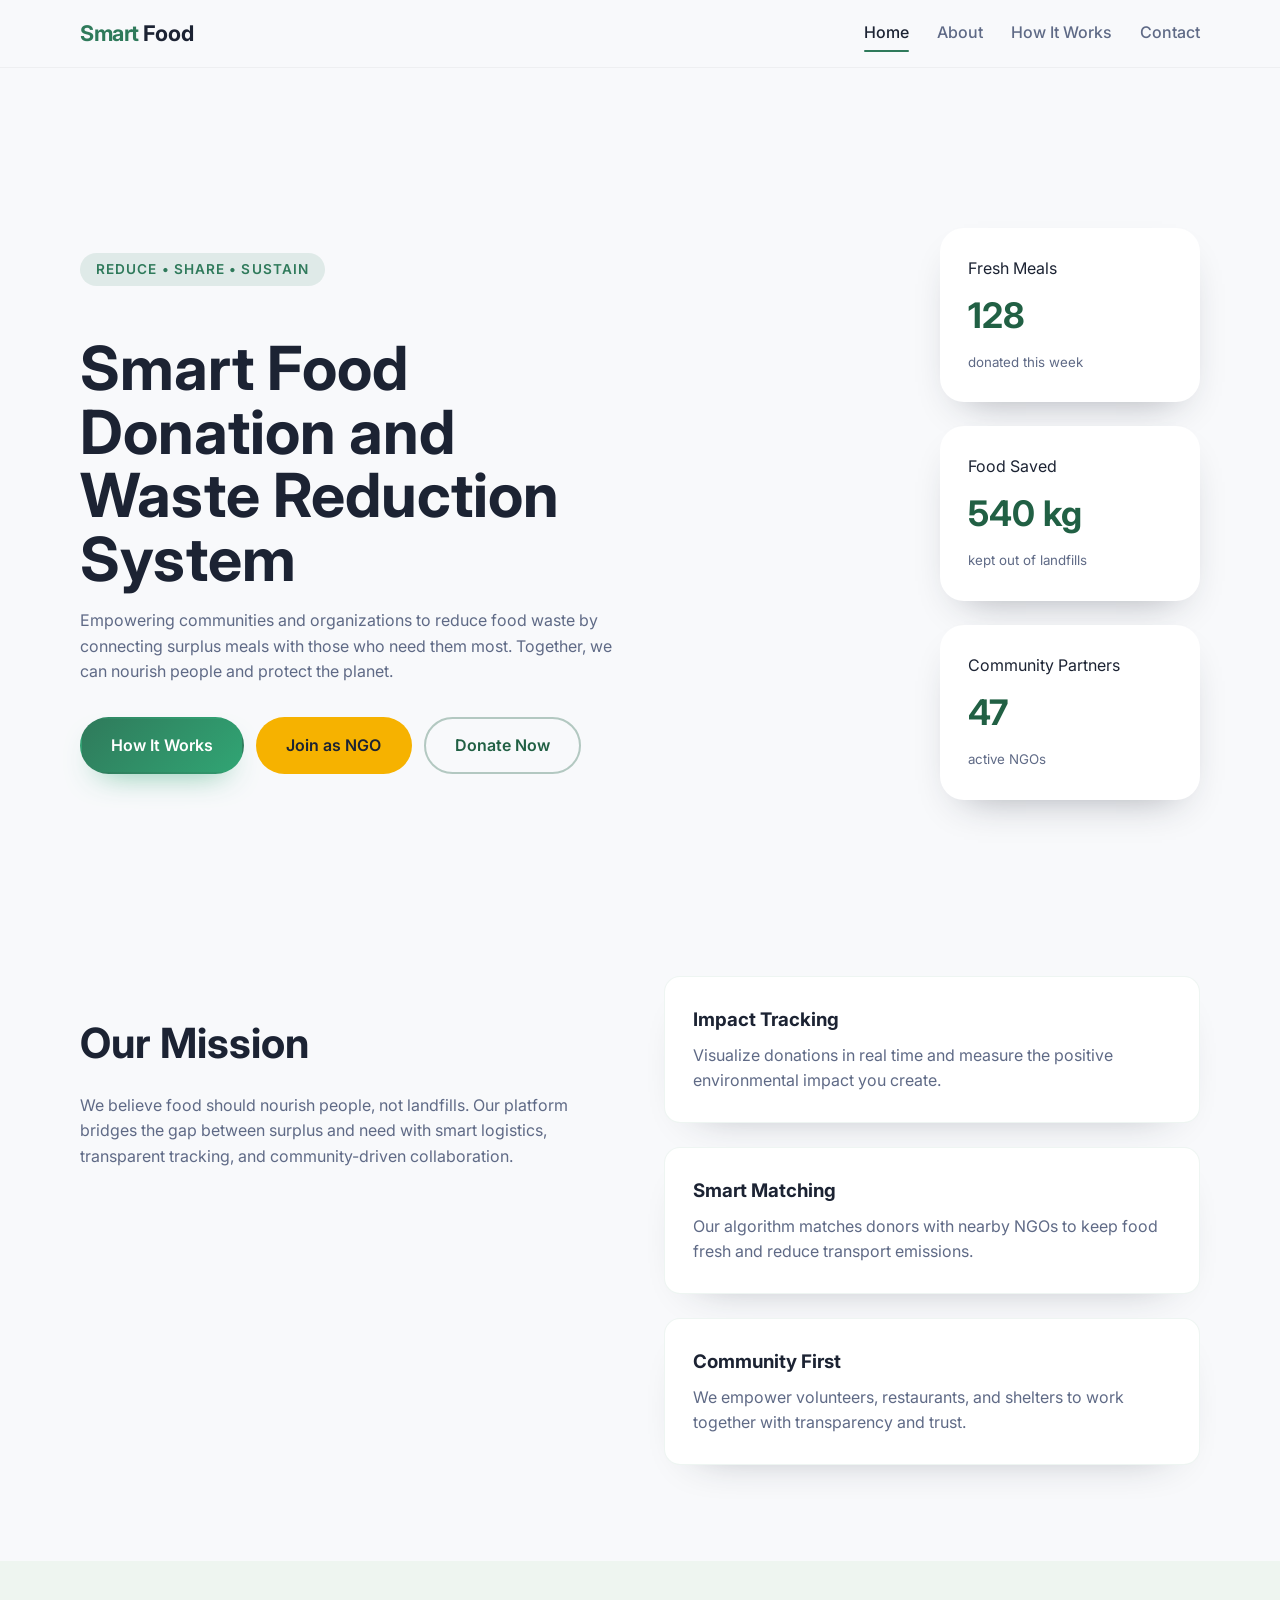
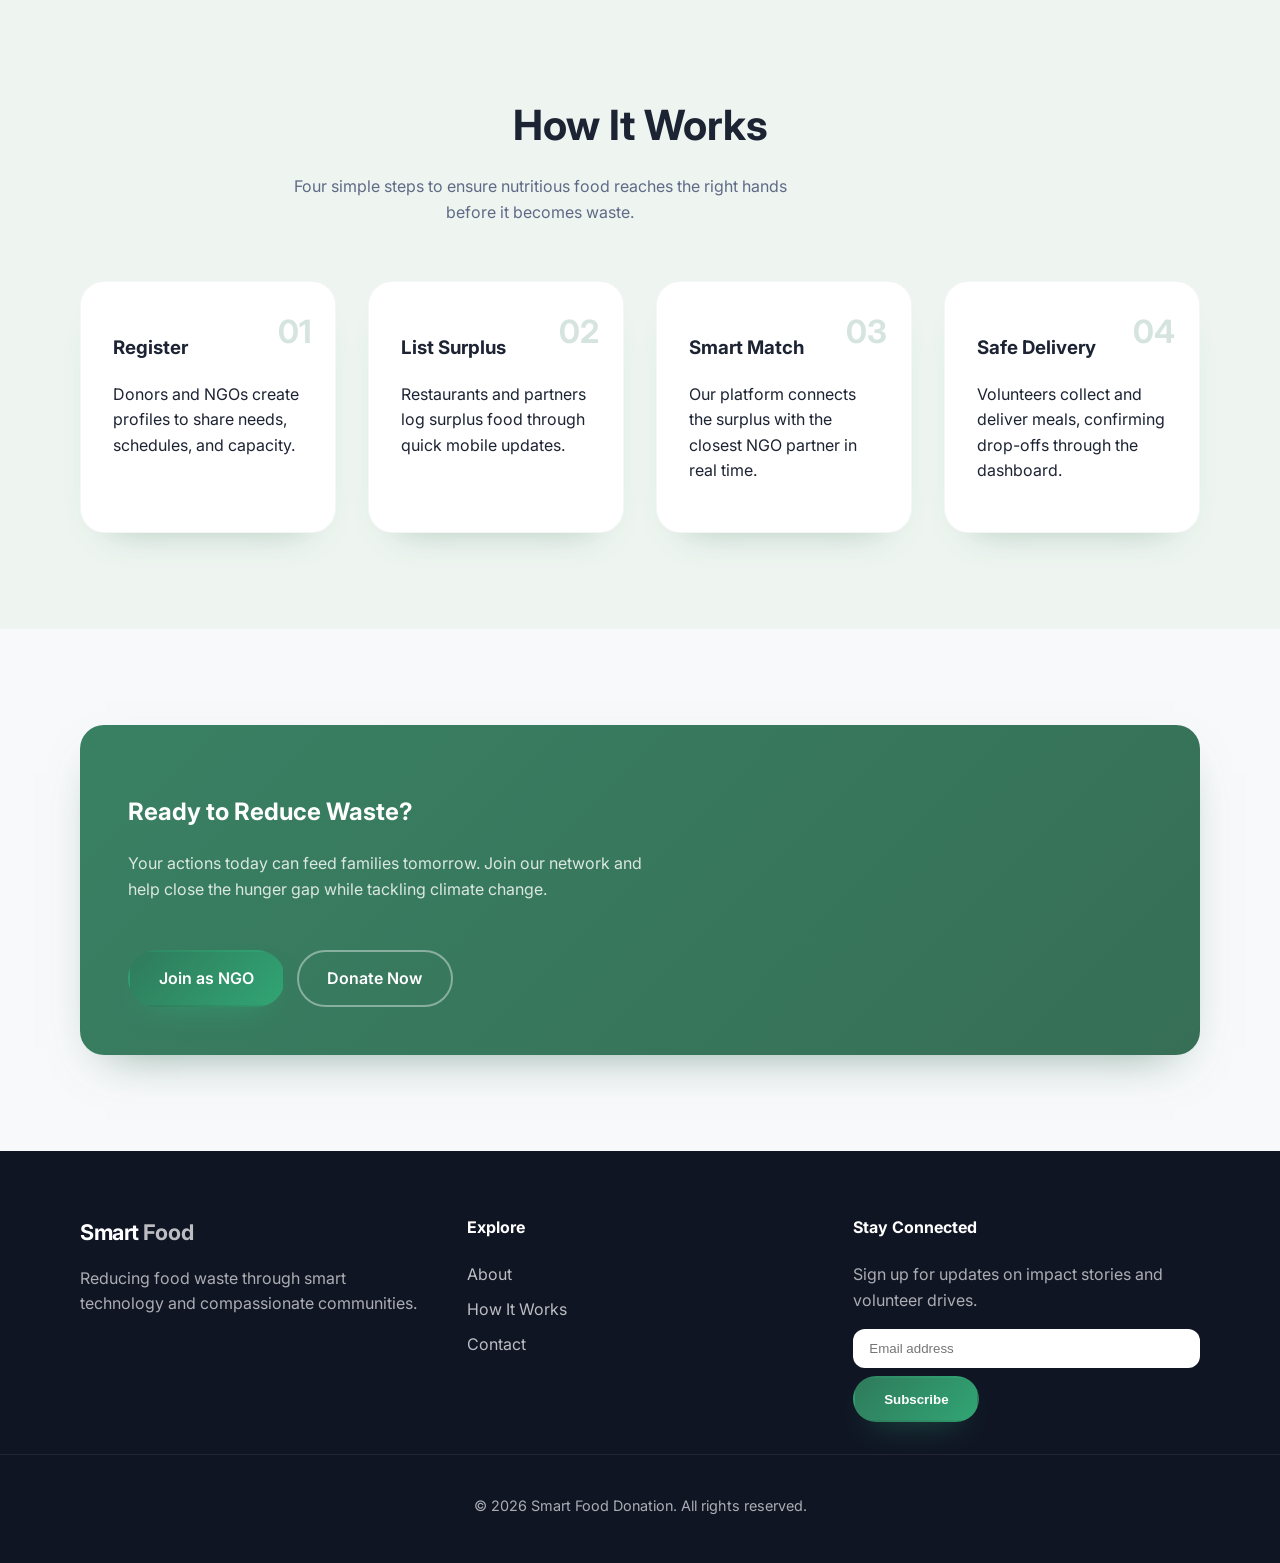
<file: index.html>
<!DOCTYPE html>
<html lang="en">
  <head>
    <meta charset="UTF-8" />
    <meta http-equiv="X-UA-Compatible" content="IE=edge" />
    <meta name="viewport" content="width=device-width, initial-scale=1.0" />
    <title>Smart Food Donation and Waste Reduction System</title>
    <link rel="preconnect" href="https://fonts.googleapis.com" />
    <link rel="preconnect" href="https://fonts.gstatic.com" crossorigin />
    <link
      href="https://fonts.googleapis.com/css2?family=Inter:wght@400;500;600;700&display=swap"
      rel="stylesheet"
    />
    <link rel="stylesheet" href="styles.css" />
  </head>
  <body>
    <header class="site-header">
      <div class="container nav-wrapper">
        <a href="index.html" class="logo">
          <span>Smart</span> Food
        </a>
        <button class="nav-toggle" aria-label="Toggle navigation">
          <span></span>
          <span></span>
          <span></span>
        </button>
        <nav class="site-nav">
          <a href="#home" class="nav-link active">Home</a>
          <a href="#about" class="nav-link">About</a>
          <a href="#how-it-works" class="nav-link">How It Works</a>
          <a href="contact.html" class="nav-link">Contact</a>
        </nav>
      </div>
    </header>

    <main>
      <section id="home" class="hero-section">
        <div class="container hero-grid">
          <div class="hero-copy">
            <span class="badge reveal">Reduce • Share • Sustain</span>
            <h1 class="reveal">
              Smart Food Donation and Waste Reduction System
            </h1>
            <p class="reveal">
              Empowering communities and organizations to reduce food waste by
              connecting surplus meals with those who need them most. Together,
              we can nourish people and protect the planet.
            </p>
            <div class="cta-group reveal">
              <a href="#how-it-works" class="btn primary">How It Works</a>
              <a href="contact.html" class="btn secondary">Join as NGO</a>
              <a href="#donate" class="btn outline">Donate Now</a>
            </div>
          </div>
          <div class="hero-visual reveal">
            <div class="floating-card card-one">
              <span>Fresh Meals</span>
              <strong>128</strong>
              <small>donated this week</small>
            </div>
            <div class="floating-card card-two">
              <span>Food Saved</span>
              <strong>540 kg</strong>
              <small>kept out of landfills</small>
            </div>
            <div class="floating-card card-three">
              <span>Community Partners</span>
              <strong>47</strong>
              <small>active NGOs</small>
            </div>
          </div>
        </div>
      </section>

      <section id="about" class="section">
        <div class="container section-grid">
          <div class="section-heading reveal">
            <h2>Our Mission</h2>
            <p>
              We believe food should nourish people, not landfills. Our platform
              bridges the gap between surplus and need with smart logistics,
              transparent tracking, and community-driven collaboration.
            </p>
          </div>
          <div class="section-content reveal">
            <ul class="value-list">
              <li>
                <h3>Impact Tracking</h3>
                <p>
                  Visualize donations in real time and measure the positive
                  environmental impact you create.
                </p>
              </li>
              <li>
                <h3>Smart Matching</h3>
                <p>
                  Our algorithm matches donors with nearby NGOs to keep food
                  fresh and reduce transport emissions.
                </p>
              </li>
              <li>
                <h3>Community First</h3>
                <p>
                  We empower volunteers, restaurants, and shelters to work
                  together with transparency and trust.
                </p>
              </li>
            </ul>
          </div>
        </div>
      </section>

      <section id="how-it-works" class="section alt">
        <div class="container">
          <div class="section-heading center reveal">
            <h2>How It Works</h2>
            <p>
              Four simple steps to ensure nutritious food reaches the right
              hands before it becomes waste.
            </p>
          </div>
          <div class="steps-grid">
            <div class="step-card reveal">
              <span class="step-number">01</span>
              <h3>Register</h3>
              <p>
                Donors and NGOs create profiles to share needs, schedules, and
                capacity.
              </p>
            </div>
            <div class="step-card reveal">
              <span class="step-number">02</span>
              <h3>List Surplus</h3>
              <p>
                Restaurants and partners log surplus food through quick mobile
                updates.
              </p>
            </div>
            <div class="step-card reveal">
              <span class="step-number">03</span>
              <h3>Smart Match</h3>
              <p>
                Our platform connects the surplus with the closest NGO partner
                in real time.
              </p>
            </div>
            <div class="step-card reveal">
              <span class="step-number">04</span>
              <h3>Safe Delivery</h3>
              <p>
                Volunteers collect and deliver meals, confirming drop-offs
                through the dashboard.
              </p>
            </div>
          </div>
        </div>
      </section>

      <section id="donate" class="section">
        <div class="container donate-banner reveal">
          <div>
            <h2>Ready to Reduce Waste?</h2>
            <p>
              Your actions today can feed families tomorrow. Join our network
              and help close the hunger gap while tackling climate change.
            </p>
          </div>
          <div class="cta-stack">
            <a href="contact.html" class="btn primary">Join as NGO</a>
            <a href="#home" class="btn outline">Donate Now</a>
          </div>
        </div>
      </section>
    </main>

    <footer class="site-footer">
      <div class="container footer-grid">
        <div>
          <a href="index.html" class="logo footer-logo">
            <span>Smart</span> Food
          </a>
          <p>
            Reducing food waste through smart technology and compassionate
            communities.
          </p>
        </div>
        <div>
          <h4>Explore</h4>
          <ul>
            <li><a href="#about">About</a></li>
            <li><a href="#how-it-works">How It Works</a></li>
            <li><a href="contact.html">Contact</a></li>
          </ul>
        </div>
        <div>
          <h4>Stay Connected</h4>
          <p>Sign up for updates on impact stories and volunteer drives.</p>
          <form class="subscribe-form">
            <input
              type="email"
              name="email"
              placeholder="Email address"
              aria-label="Email"
              required
            />
            <button type="submit" class="btn primary">Subscribe</button>
          </form>
        </div>
      </div>
      <div class="footer-bottom">
        <p>&copy; <span id="year"></span> Smart Food Donation. All rights reserved.</p>
      </div>
    </footer>

    <script src="scripts.js"></script>
  </body>
</html>
</file>
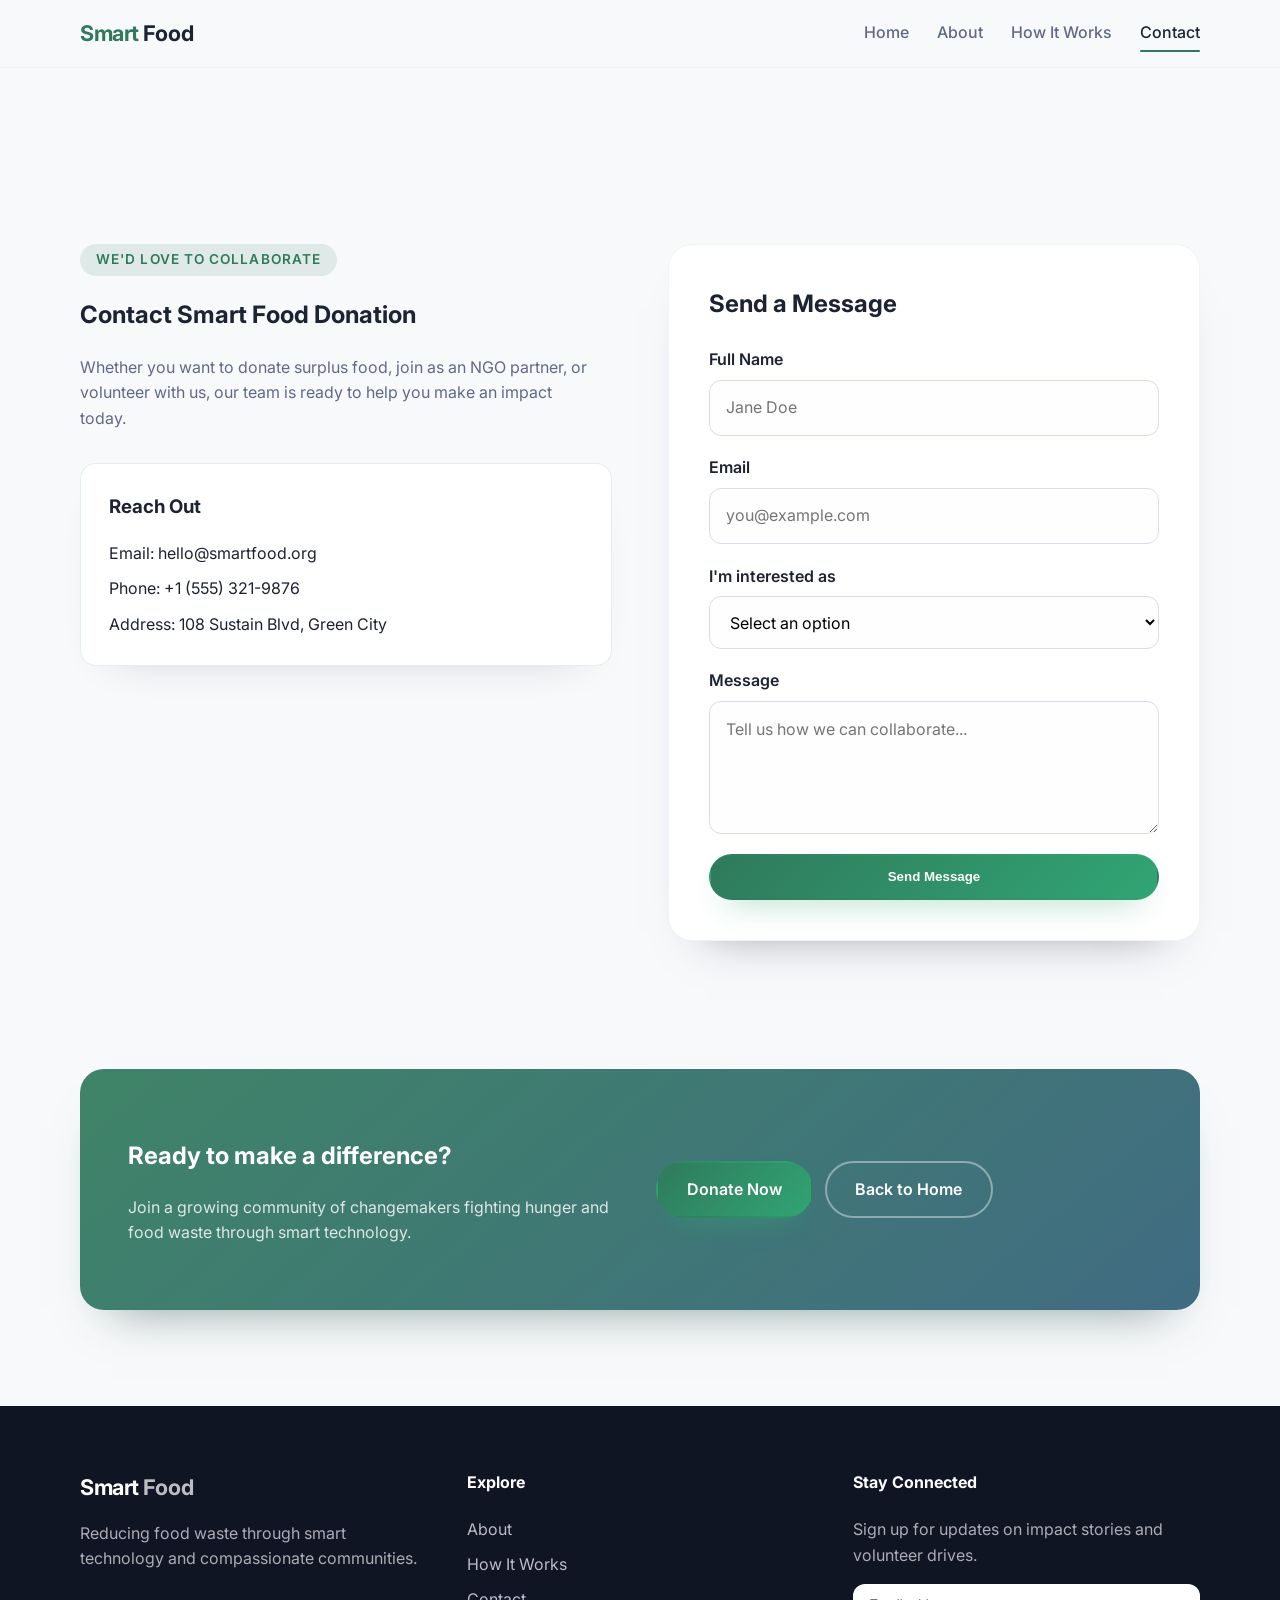
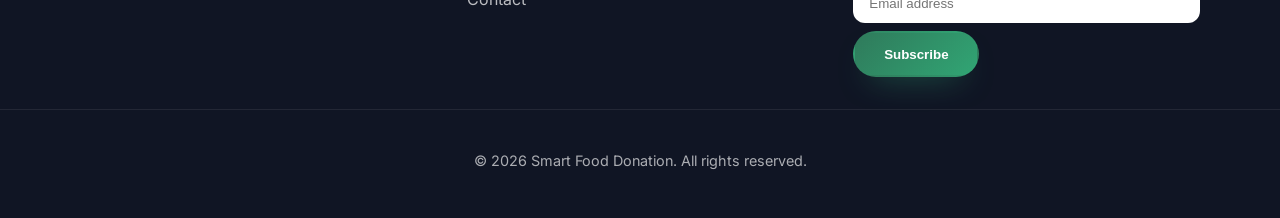
<file: contact.html>
<!DOCTYPE html>
<html lang="en">
  <head>
    <meta charset="UTF-8" />
    <meta http-equiv="X-UA-Compatible" content="IE=edge" />
    <meta name="viewport" content="width=device-width, initial-scale=1.0" />
    <title>Contact | Smart Food Donation</title>
    <link rel="preconnect" href="https://fonts.googleapis.com" />
    <link rel="preconnect" href="https://fonts.gstatic.com" crossorigin />
    <link
      href="https://fonts.googleapis.com/css2?family=Inter:wght@400;500;600;700&display=swap"
      rel="stylesheet"
    />
    <link rel="stylesheet" href="styles.css" />
  </head>
  <body>
    <header class="site-header">
      <div class="container nav-wrapper">
        <a href="index.html" class="logo">
          <span>Smart</span> Food
        </a>
        <button class="nav-toggle" aria-label="Toggle navigation">
          <span></span>
          <span></span>
          <span></span>
        </button>
        <nav class="site-nav">
          <a href="index.html#home" class="nav-link">Home</a>
          <a href="index.html#about" class="nav-link">About</a>
          <a href="index.html#how-it-works" class="nav-link">How It Works</a>
          <a href="contact.html" class="nav-link active">Contact</a>
        </nav>
      </div>
    </header>

    <main class="contact-page">
      <section class="contact-hero">
        <div class="container contact-grid">
          <div class="contact-copy reveal">
            <span class="badge">We'd love to collaborate</span>
            <h1>Contact Smart Food Donation</h1>
            <p>
              Whether you want to donate surplus food, join as an NGO partner,
              or volunteer with us, our team is ready to help you make an impact
              today.
            </p>
            <div class="info-card">
              <h3>Reach Out</h3>
              <ul>
                <li>Email: hello@smartfood.org</li>
                <li>Phone: +1 (555) 321-9876</li>
                <li>Address: 108 Sustain Blvd, Green City</li>
              </ul>
            </div>
          </div>
          <div class="contact-form-card reveal">
            <form class="contact-form">
              <h2>Send a Message</h2>
              <div class="form-field">
                <label for="name">Full Name</label>
                <input type="text" id="name" name="name" placeholder="Jane Doe" required />
              </div>
              <div class="form-field">
                <label for="email">Email</label>
                <input
                  type="email"
                  id="email"
                  name="email"
                  placeholder="you@example.com"
                  required
                />
              </div>
              <div class="form-field">
                <label for="role">I'm interested as</label>
                <select id="role" name="role" required>
                  <option value="">Select an option</option>
                  <option value="donor">Food Donor</option>
                  <option value="ngo">NGO Partner</option>
                  <option value="volunteer">Volunteer</option>
                  <option value="other">Other</option>
                </select>
              </div>
              <div class="form-field">
                <label for="message">Message</label>
                <textarea
                  id="message"
                  name="message"
                  rows="4"
                  placeholder="Tell us how we can collaborate..."
                  required
                ></textarea>
              </div>
              <button type="submit" class="btn primary full-width">Send Message</button>
            </form>
          </div>
        </div>
      </section>

      <section class="contact-cta">
        <div class="container contact-cta-grid reveal">
          <div>
            <h2>Ready to make a difference?</h2>
            <p>
              Join a growing community of changemakers fighting hunger and food
              waste through smart technology.
            </p>
          </div>
          <div class="cta-stack">
            <a href="index.html#donate" class="btn primary">Donate Now</a>
            <a href="index.html" class="btn outline">Back to Home</a>
          </div>
        </div>
      </section>
    </main>

    <footer class="site-footer">
      <div class="container footer-grid">
        <div>
          <a href="index.html" class="logo footer-logo">
            <span>Smart</span> Food
          </a>
          <p>
            Reducing food waste through smart technology and compassionate
            communities.
          </p>
        </div>
        <div>
          <h4>Explore</h4>
          <ul>
            <li><a href="index.html#about">About</a></li>
            <li><a href="index.html#how-it-works">How It Works</a></li>
            <li><a href="contact.html">Contact</a></li>
          </ul>
        </div>
        <div>
          <h4>Stay Connected</h4>
          <p>Sign up for updates on impact stories and volunteer drives.</p>
          <form class="subscribe-form">
            <input
              type="email"
              name="email"
              placeholder="Email address"
              aria-label="Email"
              required
            />
            <button type="submit" class="btn primary">Subscribe</button>
          </form>
        </div>
      </div>
      <div class="footer-bottom">
        <p>&copy; <span id="year"></span> Smart Food Donation. All rights reserved.</p>
      </div>
    </footer>

    <script src="scripts.js"></script>
  </body>
</html>
</file>
<file: styles.css>
:root {
  --background: #f8f9fb;
  --surface: #ffffff;
  --primary: #2f7a5b;
  --primary-dark: #216044;
  --accent: #f6b200;
  --text: #1c2333;
  --muted: #5f6a86;
  --border: #d8dde8;
  --shadow: 0 18px 40px -24px rgba(28, 35, 51, 0.45);
  --radius-lg: 24px;
  --radius-md: 16px;
  --radius-sm: 12px;
  --transition: all 0.35s ease;
}

*,
*::before,
*::after {
  box-sizing: border-box;
}

body {
  margin: 0;
  font-family: "Inter", -apple-system, BlinkMacSystemFont, "Segoe UI", sans-serif;
  color: var(--text);
  background: var(--background);
  line-height: 1.6;
  scroll-behavior: smooth;
}

img {
  max-width: 100%;
  display: block;
}

a {
  text-decoration: none;
  color: inherit;
}

.container {
  width: min(1120px, 90vw);
  margin: 0 auto;
}

.site-header {
  position: sticky;
  top: 0;
  z-index: 999;
  background: rgba(248, 249, 251, 0.9);
  backdrop-filter: blur(14px);
  border-bottom: 1px solid rgba(0, 0, 0, 0.04);
}

.nav-wrapper {
  display: flex;
  align-items: center;
  justify-content: space-between;
  padding: 1rem 0;
}

.logo {
  font-weight: 700;
  font-size: 1.35rem;
  letter-spacing: -0.02em;
  display: inline-flex;
  align-items: center;
  gap: 0.25rem;
  color: var(--text);
}

.logo span {
  color: var(--primary);
}

.site-nav {
  display: flex;
  gap: 1.75rem;
  align-items: center;
}

.nav-link {
  font-weight: 500;
  color: var(--muted);
  position: relative;
  transition: var(--transition);
}

.nav-link::after {
  content: "";
  position: absolute;
  left: 0;
  bottom: -0.4rem;
  width: 100%;
  height: 2px;
  border-radius: 999px;
  background: var(--primary);
  transform: scaleX(0);
  transform-origin: left;
  transition: var(--transition);
}

.nav-link:hover,
.nav-link.active {
  color: var(--text);
}

.nav-link:hover::after,
.nav-link.active::after {
  transform: scaleX(1);
}

.nav-toggle {
  display: none;
  width: 40px;
  height: 40px;
  border: none;
  background: transparent;
  flex-direction: column;
  justify-content: center;
  gap: 6px;
  cursor: pointer;
}

.nav-toggle span {
  display: block;
  height: 2px;
  width: 100%;
  background: var(--text);
  border-radius: 999px;
  transition: var(--transition);
}

main {
  padding-top: 4rem;
}

.hero-section {
  padding: 6rem 0 5rem;
}

.hero-grid {
  display: grid;
  gap: 3rem;
  grid-template-columns: repeat(auto-fit, minmax(280px, 1fr));
  align-items: center;
}

.hero-copy h1 {
  font-size: clamp(2.5rem, 5vw, 3.8rem);
  line-height: 1.05;
  margin-bottom: 1rem;
}

.hero-copy p {
  color: var(--muted);
  max-width: 540px;
}

.badge {
  display: inline-flex;
  align-items: center;
  gap: 0.5rem;
  background: rgba(47, 122, 91, 0.12);
  color: var(--primary);
  border-radius: 999px;
  padding: 0.35rem 1rem;
  font-weight: 600;
  font-size: 0.85rem;
  text-transform: uppercase;
  letter-spacing: 0.08em;
}

.cta-group {
  display: flex;
  flex-wrap: wrap;
  gap: 0.75rem;
  margin-top: 2rem;
}

.btn {
  display: inline-flex;
  align-items: center;
  justify-content: center;
  padding: 0.85rem 1.8rem;
  border-radius: 999px;
  font-weight: 600;
  border: 2px solid transparent;
  cursor: pointer;
  transition: var(--transition);
}

.btn.primary {
  background: linear-gradient(135deg, var(--primary), #31a574);
  color: #fff;
  box-shadow: 0 14px 32px -18px rgba(49, 165, 116, 0.86);
}

.btn.primary:hover {
  transform: translateY(-2px);
  box-shadow: 0 18px 38px -20px rgba(33, 96, 68, 0.9);
}

.btn.secondary {
  background: var(--accent);
  color: var(--text);
}

.btn.secondary:hover {
  background: #f7c232;
}

.btn.outline {
  border-color: rgba(33, 96, 68, 0.32);
  color: var(--primary-dark);
  background: transparent;
}

.btn.outline:hover {
  background: rgba(47, 122, 91, 0.12);
}

.btn.full-width {
  width: 100%;
}

.hero-visual {
  position: relative;
  min-height: 360px;
  display: grid;
  gap: 1.5rem;
  justify-items: end;
}

.floating-card {
  background: var(--surface);
  padding: 1.75rem;
  border-radius: var(--radius-lg);
  box-shadow: var(--shadow);
  width: min(260px, 80%);
  position: relative;
  animation: float 6s ease-in-out infinite;
}

.floating-card strong {
  font-size: 2.2rem;
  font-weight: 700;
  display: block;
  margin: 0.35rem 0;
  color: var(--primary-dark);
}

.floating-card small {
  color: var(--muted);
}

.card-one {
  animation-delay: 0s;
}

.card-two {
  animation-delay: 1s;
  align-self: start;
}

.card-three {
  animation-delay: 2s;
}

@keyframes float {
  0%,
  100% {
    transform: translateY(0px);
  }
  50% {
    transform: translateY(-14px);
  }
}

.section {
  padding: 6rem 0;
}

.section.alt {
  background: #eef5f0;
}

.section-grid {
  display: grid;
  gap: 3rem;
  grid-template-columns: repeat(auto-fit, minmax(280px, 1fr));
  align-items: start;
}

.section-heading h2,
.steps-grid h2 {
  font-size: clamp(2rem, 4vw, 2.6rem);
  margin-bottom: 0.75rem;
}

.section-heading p {
  color: var(--muted);
  max-width: 520px;
}

.section-heading.center {
  text-align: center;
  margin: 0 auto 3.5rem;
  max-width: 720px;
}

.value-list {
  list-style: none;
  padding: 0;
  margin: 0;
  display: grid;
  gap: 1.5rem;
}

.value-list li {
  background: var(--surface);
  padding: 1.75rem;
  border-radius: var(--radius-md);
  box-shadow: 0 18px 46px -34px rgba(28, 35, 51, 0.45);
  border: 1px solid rgba(47, 122, 91, 0.08);
}

.value-list h3 {
  margin: 0 0 0.5rem;
}

.value-list p {
  margin: 0;
  color: var(--muted);
}

.steps-grid {
  display: grid;
  gap: 2rem;
  grid-template-columns: repeat(auto-fit, minmax(220px, 1fr));
}

.step-card {
  background: var(--surface);
  padding: 2rem;
  border-radius: var(--radius-lg);
  position: relative;
  overflow: hidden;
  border: 1px solid rgba(33, 96, 68, 0.06);
  box-shadow: 0 20px 38px -30px rgba(33, 96, 68, 0.45);
  transition: var(--transition);
}

.step-card:hover {
  transform: translateY(-8px);
  box-shadow: 0 28px 45px -28px rgba(33, 96, 68, 0.5);
}

.step-number {
  font-size: 2rem;
  font-weight: 700;
  color: rgba(47, 122, 91, 0.2);
  position: absolute;
  top: 1.5rem;
  right: 1.5rem;
}

.donate-banner {
  display: grid;
  gap: 2rem;
  padding: 3rem;
  background: linear-gradient(135deg, rgba(47, 122, 91, 0.95), rgba(33, 96, 68, 0.9));
  color: #fff;
  border-radius: var(--radius-lg);
  align-items: center;
  box-shadow: 0 20px 48px -26px rgba(33, 96, 68, 0.6);
}

.donate-banner p {
  color: rgba(255, 255, 255, 0.82);
  max-width: 540px;
}

.cta-stack {
  display: flex;
  gap: 0.75rem;
  flex-wrap: wrap;
}

.cta-stack .btn.outline {
  border-color: rgba(255, 255, 255, 0.4);
  color: #fff;
}

.cta-stack .btn.outline:hover {
  background: rgba(255, 255, 255, 0.18);
}

.site-footer {
  background: #101524;
  color: #eef2ff;
  padding: 4rem 0 2rem;
}

.footer-grid {
  display: grid;
  gap: 2.5rem;
  grid-template-columns: repeat(auto-fit, minmax(220px, 1fr));
  margin-bottom: 2rem;
}

.footer-logo span {
  color: #fff;
}

.site-footer p {
  color: rgba(255, 255, 255, 0.65);
}

.site-footer h4 {
  margin-top: 0;
  color: #fff;
}

.site-footer ul {
  list-style: none;
  padding: 0;
  margin: 0;
  display: grid;
  gap: 0.6rem;
}

.site-footer a {
  color: rgba(255, 255, 255, 0.72);
  transition: var(--transition);
}

.site-footer a:hover {
  color: #fff;
}

.subscribe-form {
  display: flex;
  gap: 0.5rem;
  flex-wrap: wrap;
  margin-top: 1rem;
}

.subscribe-form input {
  flex: 1;
  min-width: 220px;
  padding: 0.75rem 1rem;
  border-radius: var(--radius-sm);
  border: none;
}

.footer-bottom {
  border-top: 1px solid rgba(255, 255, 255, 0.08);
  padding-top: 1.5rem;
  text-align: center;
  font-size: 0.9rem;
  color: rgba(255, 255, 255, 0.55);
}

.reveal {
  opacity: 0;
  transform: translateY(32px);
  transition: opacity 0.75s ease, transform 0.75s ease;
}

.reveal.visible {
  opacity: 1;
  transform: translateY(0);
}

/* Contact Page */
.contact-page {
  padding-top: 5rem;
}

.contact-hero {
  padding: 6rem 0 4rem;
}

.contact-grid {
  display: grid;
  gap: 3.5rem;
  grid-template-columns: repeat(auto-fit, minmax(320px, 1fr));
  align-items: stretch;
}

.contact-copy p {
  color: var(--muted);
  max-width: 520px;
}

.info-card {
  margin-top: 2rem;
  background: var(--surface);
  border-radius: var(--radius-md);
  border: 1px solid rgba(47, 122, 91, 0.12);
  box-shadow: 0 18px 46px -34px rgba(28, 35, 51, 0.3);
  padding: 1.75rem;
}

.info-card h3 {
  margin-top: 0;
}

.info-card ul {
  list-style: none;
  padding: 0;
  margin: 1rem 0 0;
  display: grid;
  gap: 0.6rem;
  color: var(--text);
}

.contact-form-card {
  background: var(--surface);
  border-radius: var(--radius-lg);
  padding: 2.5rem;
  box-shadow: 0 28px 46px -38px rgba(28, 35, 51, 0.5);
  border: 1px solid rgba(47, 122, 91, 0.08);
}

.contact-form h2 {
  margin-top: 0;
  margin-bottom: 1.5rem;
}

.form-field {
  display: flex;
  flex-direction: column;
  gap: 0.45rem;
  margin-bottom: 1.2rem;
}

.form-field label {
  font-weight: 600;
  color: var(--text);
}

.form-field input,
.form-field textarea,
.form-field select {
  padding: 0.9rem 1rem;
  border-radius: var(--radius-sm);
  border: 1px solid var(--border);
  font: inherit;
  transition: var(--transition);
  background: #fefefe;
}

.form-field input:focus,
.form-field textarea:focus,
.form-field select:focus {
  outline: none;
  border-color: rgba(47, 122, 91, 0.6);
  box-shadow: 0 0 0 4px rgba(47, 122, 91, 0.1);
}

.contact-cta {
  padding: 4rem 0 6rem;
}

.contact-cta-grid {
  display: grid;
  gap: 2rem;
  align-items: center;
  grid-template-columns: repeat(auto-fit, minmax(280px, 1fr));
  background: linear-gradient(140deg, rgba(47, 122, 91, 0.92), rgba(32, 83, 109, 0.85));
  color: #fff;
  padding: 3rem;
  border-radius: var(--radius-lg);
  box-shadow: 0 28px 48px -32px rgba(18, 64, 49, 0.55);
}

.contact-cta-grid p {
  color: rgba(255, 255, 255, 0.82);
}

/* Responsive */
@media (max-width: 900px) {
  .hero-section {
    padding-top: 5rem;
  }

  .site-nav {
    position: fixed;
    inset: 0 0 auto auto;
    top: 64px;
    background: rgba(16, 21, 36, 0.96);
    flex-direction: column;
    padding: 1.5rem;
    width: 220px;
    transform: translateX(100%);
    transition: var(--transition);
    border-radius: 0 0 0 20px;
  }

  .site-nav a {
    color: rgba(255, 255, 255, 0.84);
    width: 100%;
    padding: 0.65rem 0.5rem;
    border-radius: var(--radius-sm);
  }

  .site-nav.open {
    transform: translateX(0);
  }

  .nav-toggle {
    display: flex;
  }

  body.nav-open {
    overflow: hidden;
  }
}

@media (max-width: 640px) {
  .hero-section {
    padding: 4.5rem 0 3.5rem;
  }

  .donate-banner,
  .contact-cta-grid,
  .contact-form-card {
    padding: 2rem;
  }

  .cta-group,
  .cta-stack {
    flex-direction: column;
    align-items: stretch;
  }

  .subscribe-form {
    flex-direction: column;
    align-items: stretch;
  }

  .subscribe-form input {
    min-width: 100%;
  }
}
</file>
